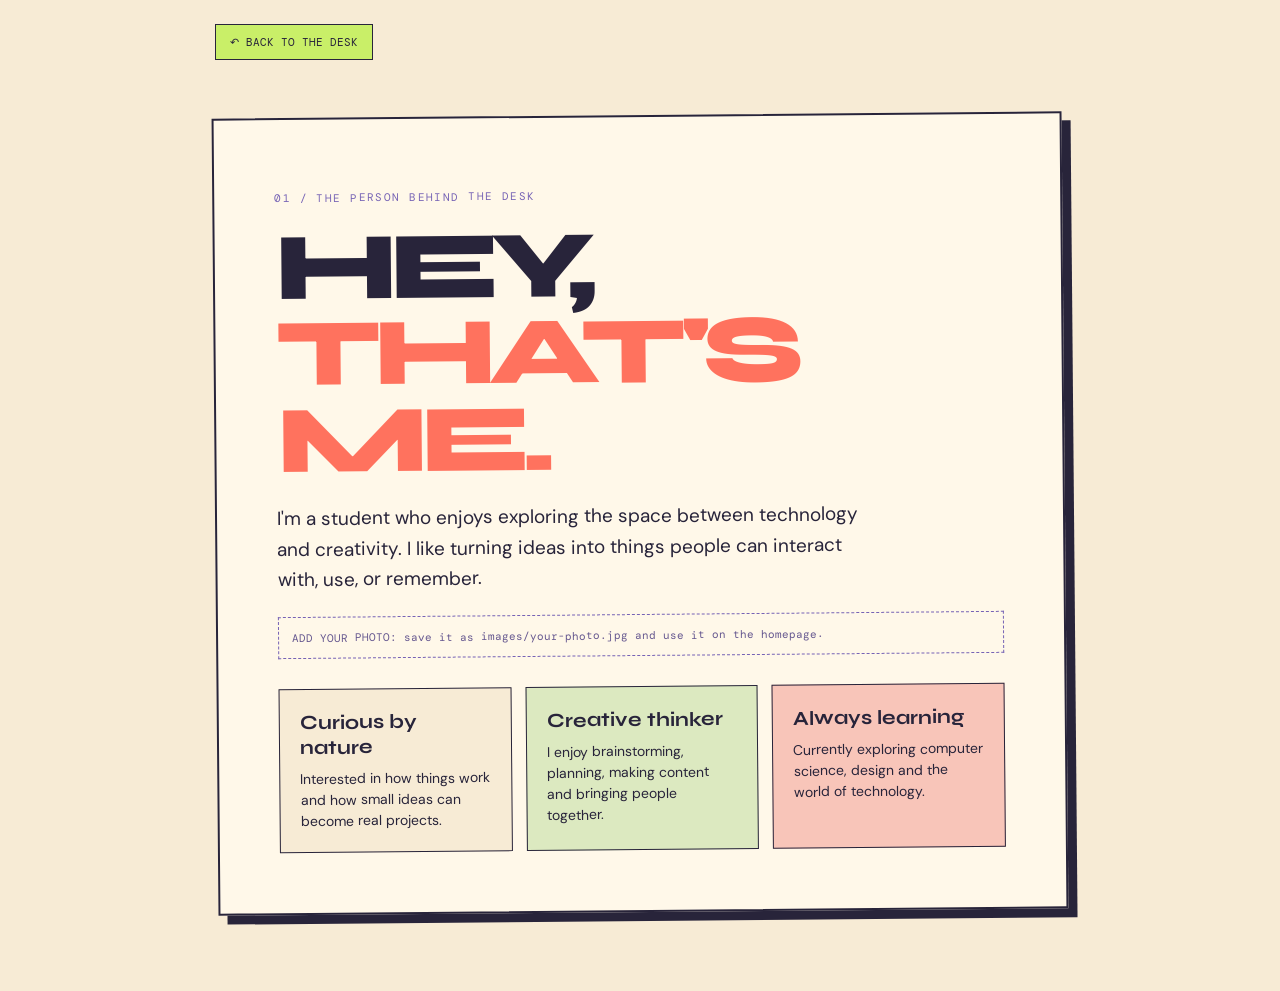
<file: CS_CRP/Homework_6/about.html>
<!DOCTYPE html>
<html lang="en"><head><meta charset="UTF-8"><meta name="viewport" content="width=device-width, initial-scale=1.0"><title>About Me | Creative Desk</title><link rel="stylesheet" href="style.css"></head>
<body class="subpage"><main class="subpage-wrap"><a class="back" href="index.html">↶ BACK TO THE DESK</a><section class="subpage-card"><p class="eyebrow">01 / THE PERSON BEHIND THE DESK</p><h1>HEY,<br><span>THAT'S ME.</span></h1><p class="lead">I'm a student who enjoys exploring the space between technology and creativity. I like turning ideas into things people can interact with, use, or remember.</p><div class="placeholder">ADD YOUR PHOTO: save it as images/your-photo.jpg and use it on the homepage.</div><div class="content-grid"><article class="content-tile"><h2>Curious by nature</h2><p>Interested in how things work and how small ideas can become real projects.</p></article><article class="content-tile"><h2>Creative thinker</h2><p>I enjoy brainstorming, planning, making content and bringing people together.</p></article><article class="content-tile"><h2>Always learning</h2><p>Currently exploring computer science, design and the world of technology.</p></article></div></section></main></body></html>
</file>
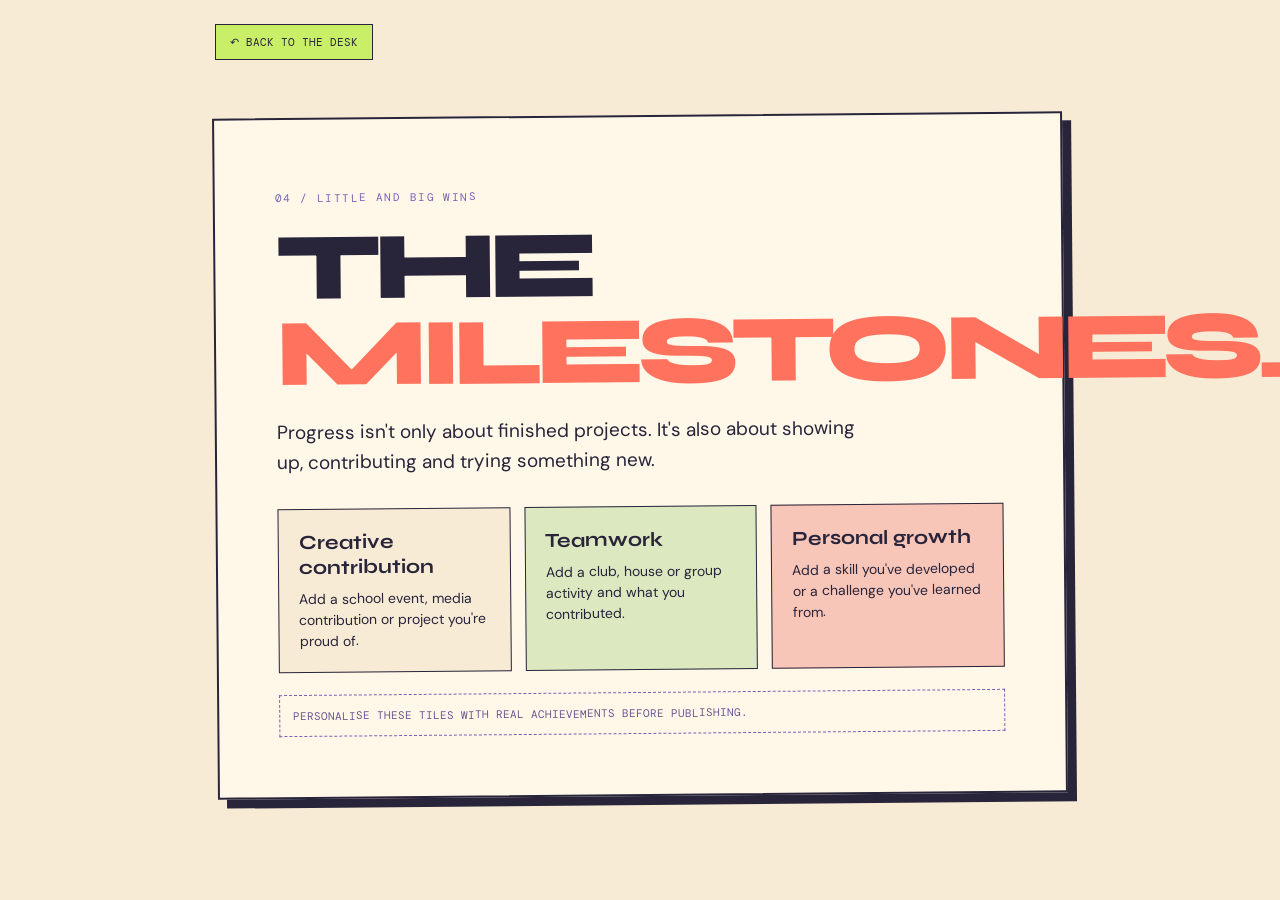
<file: CS_CRP/Homework_6/achievements.html>
<!DOCTYPE html>
<html lang="en"><head><meta charset="UTF-8"><meta name="viewport" content="width=device-width, initial-scale=1.0"><title>Achievements | Creative Desk</title><link rel="stylesheet" href="style.css"></head>
<body class="subpage"><main class="subpage-wrap"><a class="back" href="index.html">↶ BACK TO THE DESK</a><section class="subpage-card"><p class="eyebrow">04 / LITTLE AND BIG WINS</p><h1>THE<br><span>MILESTONES.</span></h1><p class="lead">Progress isn't only about finished projects. It's also about showing up, contributing and trying something new.</p><div class="content-grid"><article class="content-tile"><h2>Creative contribution</h2><p>Add a school event, media contribution or project you're proud of.</p></article><article class="content-tile"><h2>Teamwork</h2><p>Add a club, house or group activity and what you contributed.</p></article><article class="content-tile"><h2>Personal growth</h2><p>Add a skill you've developed or a challenge you've learned from.</p></article></div><div class="placeholder">PERSONALISE THESE TILES WITH REAL ACHIEVEMENTS BEFORE PUBLISHING.</div></section></main></body></html>
</file>
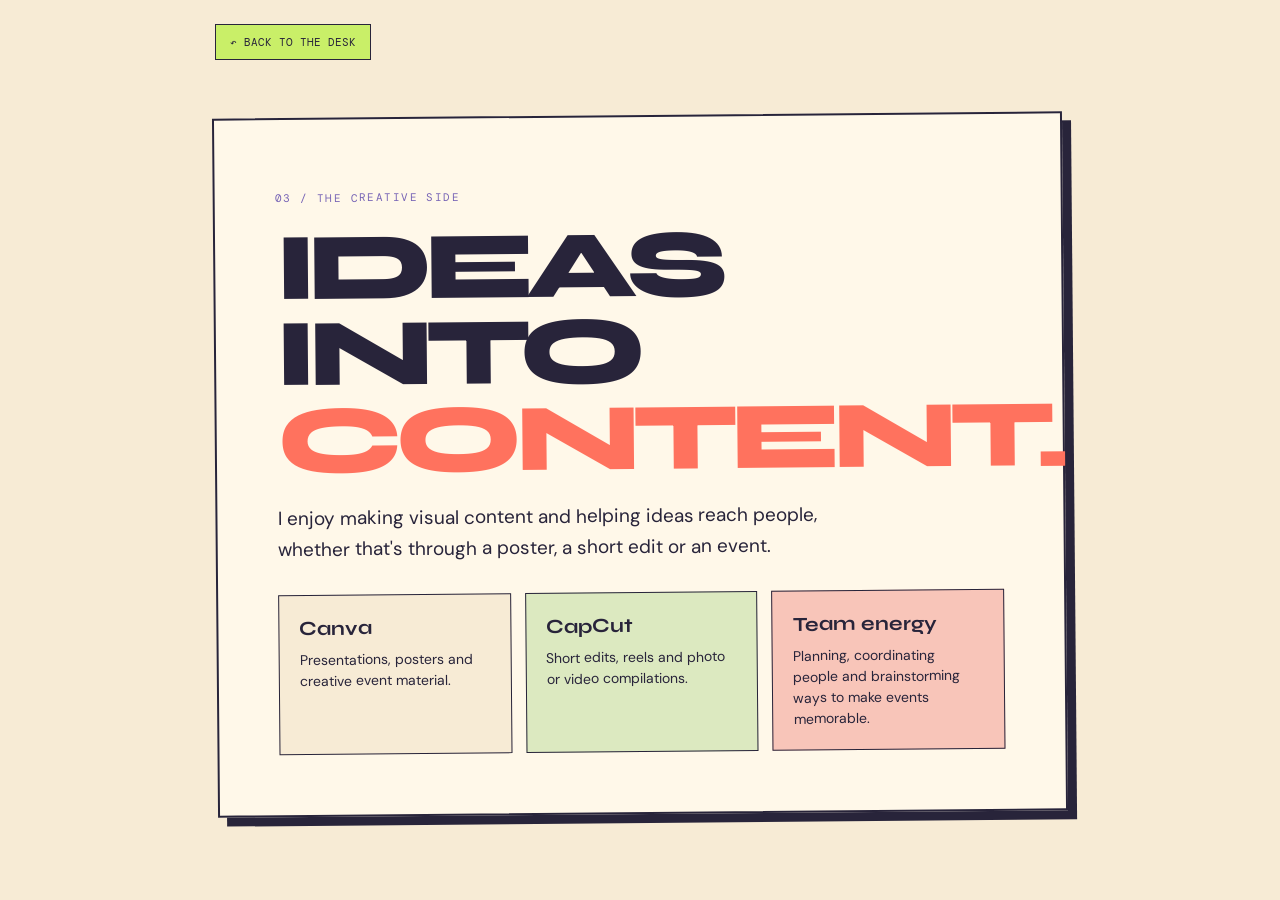
<file: CS_CRP/Homework_6/creativity.html>
<!DOCTYPE html>
<html lang="en"><head><meta charset="UTF-8"><meta name="viewport" content="width=device-width, initial-scale=1.0"><title>Creativity | Creative Desk</title><link rel="stylesheet" href="style.css"></head>
<body class="subpage"><main class="subpage-wrap"><a class="back" href="index.html">↶ BACK TO THE DESK</a><section class="subpage-card"><p class="eyebrow">03 / THE CREATIVE SIDE</p><h1>IDEAS INTO<br><span>CONTENT.</span></h1><p class="lead">I enjoy making visual content and helping ideas reach people, whether that's through a poster, a short edit or an event.</p><div class="content-grid"><article class="content-tile"><h2>Canva</h2><p>Presentations, posters and creative event material.</p></article><article class="content-tile"><h2>CapCut</h2><p>Short edits, reels and photo or video compilations.</p></article><article class="content-tile"><h2>Team energy</h2><p>Planning, coordinating people and brainstorming ways to make events memorable.</p></article></div></section></main></body></html>
</file>
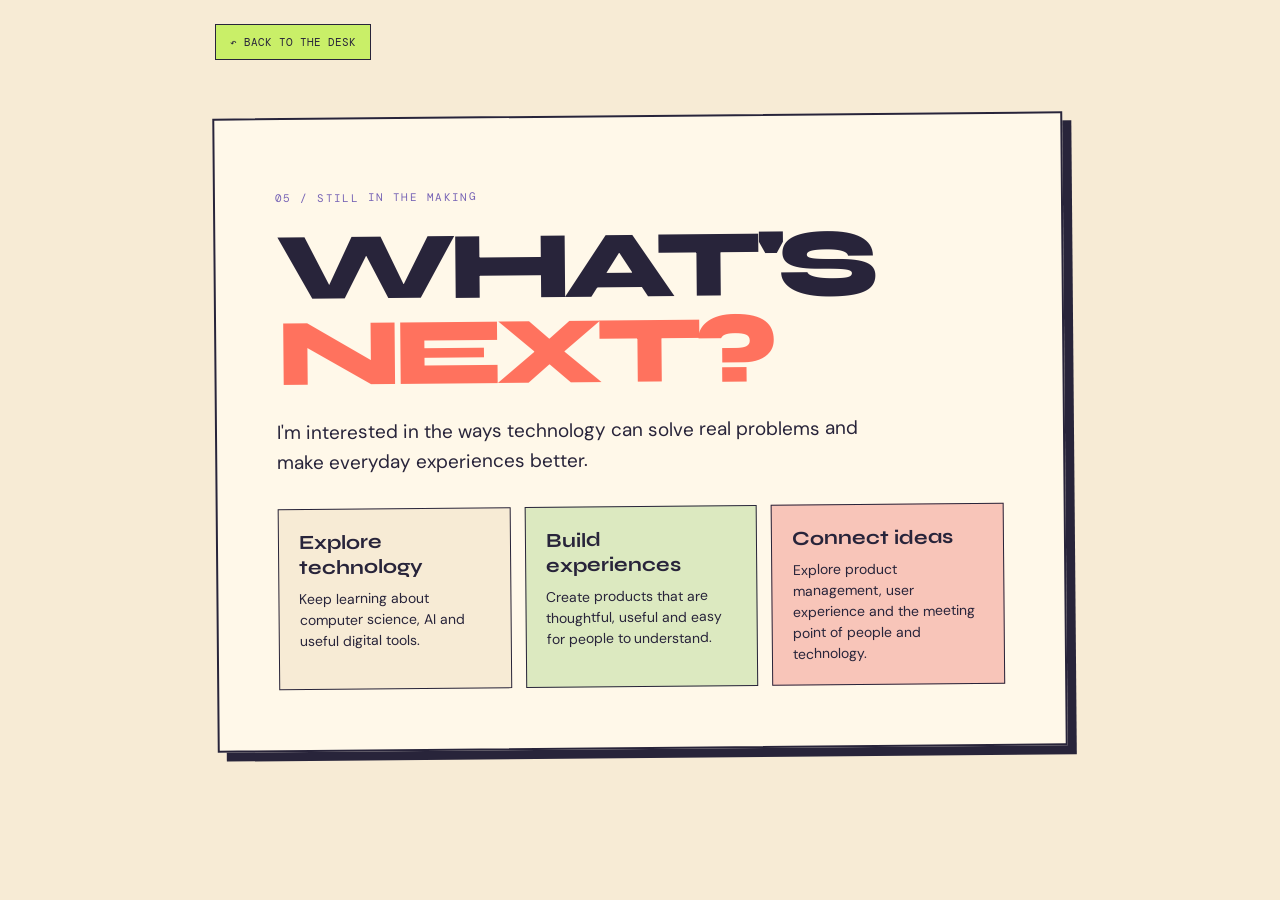
<file: CS_CRP/Homework_6/future.html>
<!DOCTYPE html>
<html lang="en"><head><meta charset="UTF-8"><meta name="viewport" content="width=device-width, initial-scale=1.0"><title>The Future | Creative Desk</title><link rel="stylesheet" href="style.css"></head>
<body class="subpage"><main class="subpage-wrap"><a class="back" href="index.html">↶ BACK TO THE DESK</a><section class="subpage-card"><p class="eyebrow">05 / STILL IN THE MAKING</p><h1>WHAT'S<br><span>NEXT?</span></h1><p class="lead">I'm interested in the ways technology can solve real problems and make everyday experiences better.</p><div class="content-grid"><article class="content-tile"><h2>Explore technology</h2><p>Keep learning about computer science, AI and useful digital tools.</p></article><article class="content-tile"><h2>Build experiences</h2><p>Create products that are thoughtful, useful and easy for people to understand.</p></article><article class="content-tile"><h2>Connect ideas</h2><p>Explore product management, user experience and the meeting point of people and technology.</p></article></div></section></main></body></html>
</file>
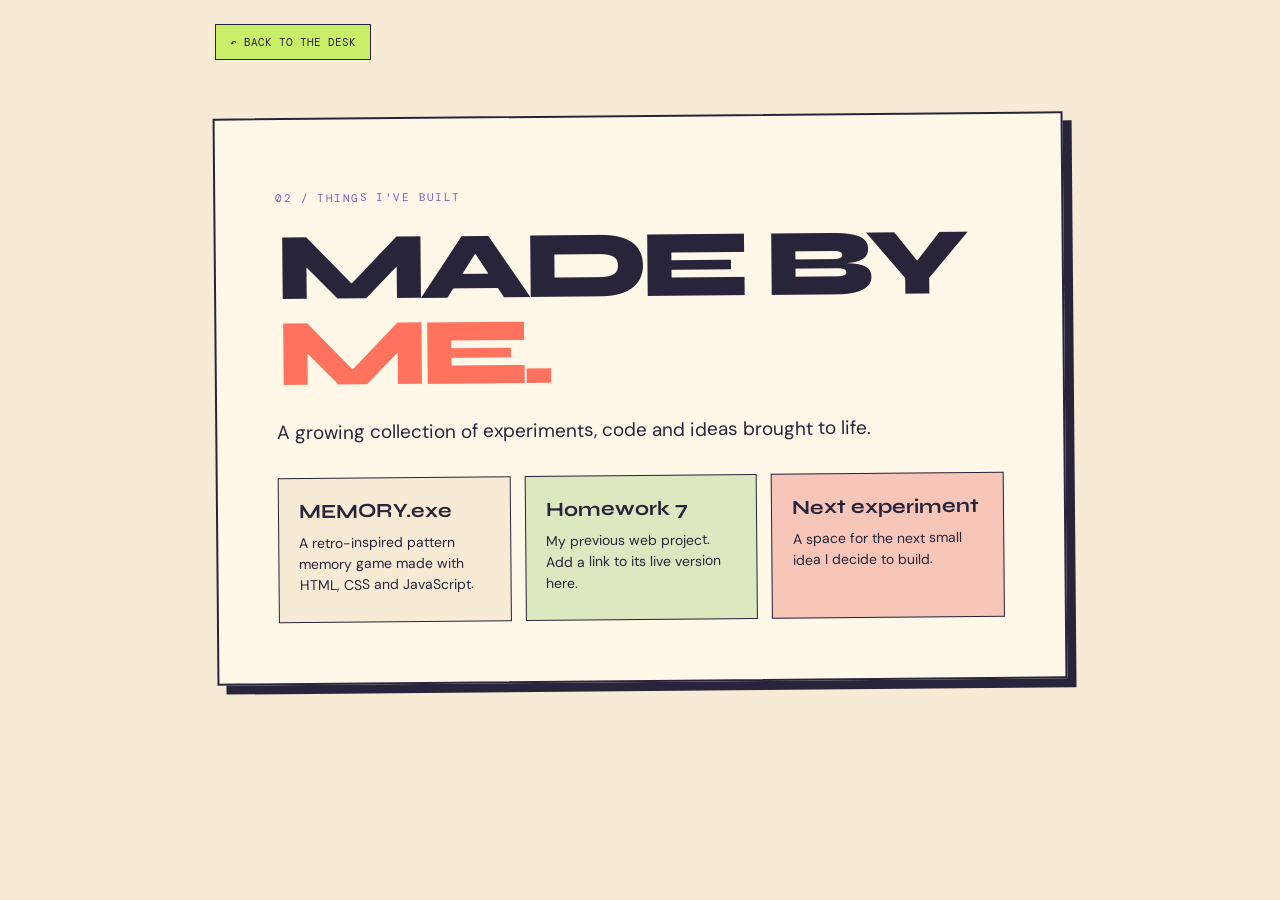
<file: CS_CRP/Homework_6/projects.html>
<!DOCTYPE html>
<html lang="en"><head><meta charset="UTF-8"><meta name="viewport" content="width=device-width, initial-scale=1.0"><title>Projects | Creative Desk</title><link rel="stylesheet" href="style.css"></head>
<body class="subpage"><main class="subpage-wrap"><a class="back" href="index.html">↶ BACK TO THE DESK</a><section class="subpage-card"><p class="eyebrow">02 / THINGS I'VE BUILT</p><h1>MADE BY<br><span>ME.</span></h1><p class="lead">A growing collection of experiments, code and ideas brought to life.</p><div class="content-grid"><article class="content-tile"><h2>MEMORY.exe</h2><p>A retro-inspired pattern memory game made with HTML, CSS and JavaScript.</p></article><article class="content-tile"><h2>Homework 7</h2><p>My previous web project. Add a link to its live version here.</p></article><article class="content-tile"><h2>Next experiment</h2><p>A space for the next small idea I decide to build.</p></article></div></section></main></body></html>
</file>
<file: CS_CRP/Homework_6/style.css>
@import url('https://fonts.googleapis.com/css2?family=DM+Mono:wght@400;500&family=DM+Sans:wght@400;500;700&family=Syne:wght@600;700;800&display=swap');

:root {
  --paper: #f7ebd5;
  --coral: #ff725e;
  --lime: #c9ef68;
  --purple: #7663b5;
  --ink: #28243a;
  --blue: #75b8c4;
}
* { box-sizing: border-box; }
html { scroll-behavior: smooth; }
body { margin: 0; background: var(--paper); color: var(--ink); font-family: "DM Sans", sans-serif; }
a { color: inherit; }
.desk-shell { width: min(1180px, 94%); margin: 0 auto; padding: 22px 0 28px; }
.top-note, .bottom-line { display:flex; justify-content:space-between; gap:16px; font: 11px "DM Mono", monospace; letter-spacing:.08em; }
.top-note { border-bottom:1px solid #28243a33; padding-bottom:13px; }
.intro { position:relative; padding:48px 0 18px; max-width:520px; }
.eyebrow { font: 11px "DM Mono", monospace; letter-spacing:.13em; }
h1 { font:800 clamp(3.6rem, 10vw, 7.4rem)/.78 "Syne", sans-serif; letter-spacing:-.08em; margin:24px 0 18px; }
h1 span { color:var(--coral); }
.period { color:var(--purple); }
.intro-copy { max-width:340px; font-size:16px; line-height:1.5; }
.instruction { display:inline-flex; align-items:center; gap:10px; margin-top:13px; padding:10px 13px; background:var(--lime); border:1.5px solid var(--ink); border-radius:3px; font:10px "DM Mono",monospace; }
.spark { color:var(--purple); font-size:16px; }
.desk { position:relative; height:660px; margin:4px 0 35px; overflow:hidden; border:2px solid var(--ink); border-radius:8px; background-color:#e8c99f; background-image:linear-gradient(90deg,#ffffff17 1px,transparent 1px),linear-gradient(#ffffff17 1px,transparent 1px); background-size:28px 28px; box-shadow:9px 9px 0 var(--ink); }
.desk:before { content:""; position:absolute; inset:14px; border:1px dashed #28243a55; pointer-events:none; }
.desk-label { position:absolute; font:10px "DM Mono",monospace; letter-spacing:.1em; opacity:.65; }
.label-one { top:30px; left:34px; }.label-two { right:34px; bottom:25px; }
.object { position:absolute; display:block; text-decoration:none; transition:transform .22s ease, filter .22s ease; cursor:pointer; filter:drop-shadow(5px 7px 0 #28243a22); }
.object:hover, .object:focus-visible { transform:translateY(-9px) rotate(-2deg) scale(1.055); filter:drop-shadow(9px 12px 0 #28243a2d); z-index:5; outline:none; }
.object-caption { display:block; margin-top:10px; text-align:center; font:10px "DM Mono",monospace; letter-spacing:.06em; }
.polaroid { left:8%; top:13%; width:190px; padding:13px 13px 9px; background:#fff9ec; transform:rotate(-8deg); border:1px solid #28243a33; }
.polaroid:hover { transform:translateY(-9px) rotate(-3deg) scale(1.055); }
.photo-frame { display:block; height:155px; overflow:hidden; background:var(--coral); }
.photo-frame img { width:100%; height:100%; object-fit:cover; color:var(--ink); font:12px "DM Mono",monospace; }
.handwriting { display:block; padding:8px 0 1px; text-align:center; font:italic 18px Georgia,serif; }
.tape { position:absolute; width:66px; height:18px; background:#c9ef68bb; top:-9px; left:61px; transform:rotate(5deg); }
.laptop { left:36%; top:15%; width:260px; transform:rotate(3deg); }
.laptop:hover { transform:translateY(-9px) rotate(1deg) scale(1.055); }
.screen { display:flex; flex-direction:column; justify-content:center; position:relative; height:175px; padding:22px; background:var(--ink); color:var(--lime); border:9px solid #4b465e; border-radius:12px 12px 4px 4px; }
.screen-dot { position:absolute; top:7px; left:50%; width:4px; height:4px; border-radius:50%; background:#bcb3d9; }
.screen-title { font:700 35px/.95 "Syne",sans-serif; }.screen-title span { animation:blink 1s steps(2) infinite; }
.screen-small { margin-top:12px; font:10px "DM Mono",monospace; color:#f7ebd5; }
.keyboard { display:block; height:24px; background:#a8a2b7; border:2px solid #4b465e; border-radius:2px 2px 10px 10px; text-align:center; color:var(--ink); font-size:12px; }
.camera { right:9%; top:18%; width:160px; height:115px; background:var(--coral); border:5px solid var(--ink); border-radius:17px; transform:rotate(8deg); }
.camera-lens { position:absolute; width:65px; height:65px; border-radius:50%; background:var(--blue); border:9px solid var(--ink); top:20px; left:43px; box-shadow:inset 0 0 0 6px #d9f0e8; }
.camera-flash { position:absolute; width:25px; height:15px; top:9px; left:13px; background:var(--paper); border:2px solid var(--ink); }
.camera-button { position:absolute; width:15px; height:9px; top:-12px; right:19px; background:var(--ink); border-radius:4px 4px 0 0; }
.camera .object-caption { position:absolute; top:120px; left:0; right:0; }
.notebook { left:15%; bottom:12%; width:190px; height:170px; padding:25px 20px; background:var(--lime); border:2px solid var(--ink); transform:rotate(5deg); }
.spiral { position:absolute; top:4px; left:0; right:0; text-align:center; letter-spacing:9px; font:15px "DM Mono",monospace; }
.note-title { display:block; margin-top:12px; font:800 30px/.95 "Syne",sans-serif; }
.note-doodle { position:absolute; right:20px; bottom:17px; color:var(--purple); font-size:42px; }
.trophy { left:48%; bottom:12%; width:115px; text-align:center; transform:rotate(-5deg); }
.cup { display:grid; place-items:center; margin:auto; width:78px; height:78px; border:5px solid var(--ink); border-radius:12px 12px 35px 35px; background:#f6c84e; font-size:36px; }
.cup:before,.cup:after { content:""; position:absolute; top:13px; width:22px; height:31px; border:5px solid var(--ink); }
.cup:before { left:0; border-radius:20px 0 0 20px; }.cup:after { right:0; border-radius:0 20px 20px 0; }
.cup-base { display:block; width:80px; height:10px; margin:5px auto 0; background:var(--ink); border-radius:4px; }
.floppy { right:10%; bottom:13%; width:105px; height:115px; padding:12px; background:var(--purple); border:4px solid var(--ink); border-radius:6px; transform:rotate(7deg); }
.floppy-label { display:grid; place-items:center; width:48px; height:45px; margin:auto; background:var(--paper); color:var(--ink); font:700 13px "DM Mono",monospace; }
.floppy-slot { display:block; width:55px; height:18px; margin:13px auto 0; background:var(--ink); }
.floppy .object-caption { position:absolute; top:118px; left:-28px; width:160px; }
.paperclip { position:absolute; top:48%; left:30%; font-size:75px; color:var(--purple); transform:rotate(35deg); }
.star { position:absolute; color:var(--coral); font-size:35px; animation:float 3s ease-in-out infinite; }.star-a { top:9%; right:34%; }.star-b { bottom:35%; right:35%; color:var(--purple); animation-delay:1s; }
.tiny-sticker { position:absolute; right:31%; bottom:8%; padding:9px; background:var(--coral); border:1px solid var(--ink); transform:rotate(-8deg); font:700 10px/1.2 "DM Mono",monospace; }
.concept { max-width:720px; margin:0 auto 42px; padding:24px 28px; border-left:5px solid var(--purple); background:#fff8e9; }
.concept p:last-child { font-size:16px; line-height:1.65; margin-bottom:0; }
.bottom-line { padding-top:15px; border-top:1px solid #28243a33; }
@keyframes float { 0%,100%{transform:translateY(0) rotate(0)} 50%{transform:translateY(-10px) rotate(12deg)} }
@keyframes blink { 50%{opacity:0} }

.subpage { min-height:100vh; padding:24px; }
.subpage-wrap { width:min(850px,100%); margin:0 auto; }
.back { display:inline-block; padding:10px 14px; background:var(--lime); border:1.5px solid var(--ink); text-decoration:none; font:11px "DM Mono",monospace; transition:transform .2s; }
.back:hover { transform:translateX(-5px); }
.subpage-card { margin:55px auto; padding:clamp(25px,6vw,60px); background:#fff8e9; border:2px solid var(--ink); box-shadow:9px 9px 0 var(--ink); transform:rotate(-.5deg); }
.subpage h1 { font-size:clamp(3rem,9vw,6rem); line-height:.9; margin:20px 0; }
.subpage h1 span { color:var(--coral); }
.subpage .lead { max-width:600px; font-size:19px; line-height:1.6; }
.subpage .eyebrow { color:var(--purple); }
.content-grid { display:grid; grid-template-columns:repeat(auto-fit,minmax(190px,1fr)); gap:14px; margin-top:30px; }
.content-tile { padding:20px; min-height:145px; background:var(--paper); border:1.5px solid var(--ink); transition:transform .2s; }
.content-tile:nth-child(2n) { background:#dce9c0; }.content-tile:nth-child(3n) { background:#f8c5b9; }
.content-tile:hover { transform:translateY(-5px) rotate(1deg); }
.content-tile h2 { font:700 20px "Syne",sans-serif; margin:0 0 9px; }.content-tile p { font-size:14px; line-height:1.5; margin:0; }
.placeholder { padding:13px; border:1px dashed var(--purple); color:#65578f; font:11px "DM Mono",monospace; margin-top:22px; }
@media (max-width:700px) {
  .top-note span:last-child { display:none; }
  .intro { padding-top:36px; }
  .desk { height:790px; }
  .polaroid { left:7%; top:8%; width:155px; }.photo-frame { height:125px; }
  .laptop { left:42%; top:11%; width:190px; }.screen { height:145px; }.screen-title { font-size:28px; }
  .camera { right:8%; top:43%; transform:scale(.85) rotate(8deg); }
  .notebook { left:8%; bottom:12%; transform:scale(.85) rotate(5deg); transform-origin:left bottom; }
  .trophy { left:48%; bottom:14%; transform:scale(.85); }
  .floppy { right:7%; bottom:8%; transform:scale(.8) rotate(7deg); transform-origin:right bottom; }
  .paperclip { left:35%; top:37%; }.tiny-sticker { right:35%; bottom:5%; }
  .star-a { top:34%; right:35%; }.star-b { bottom:35%; right:40%; }
  .label-two { display:none; }
  .bottom-line { font-size:9px; }
}
</file>
